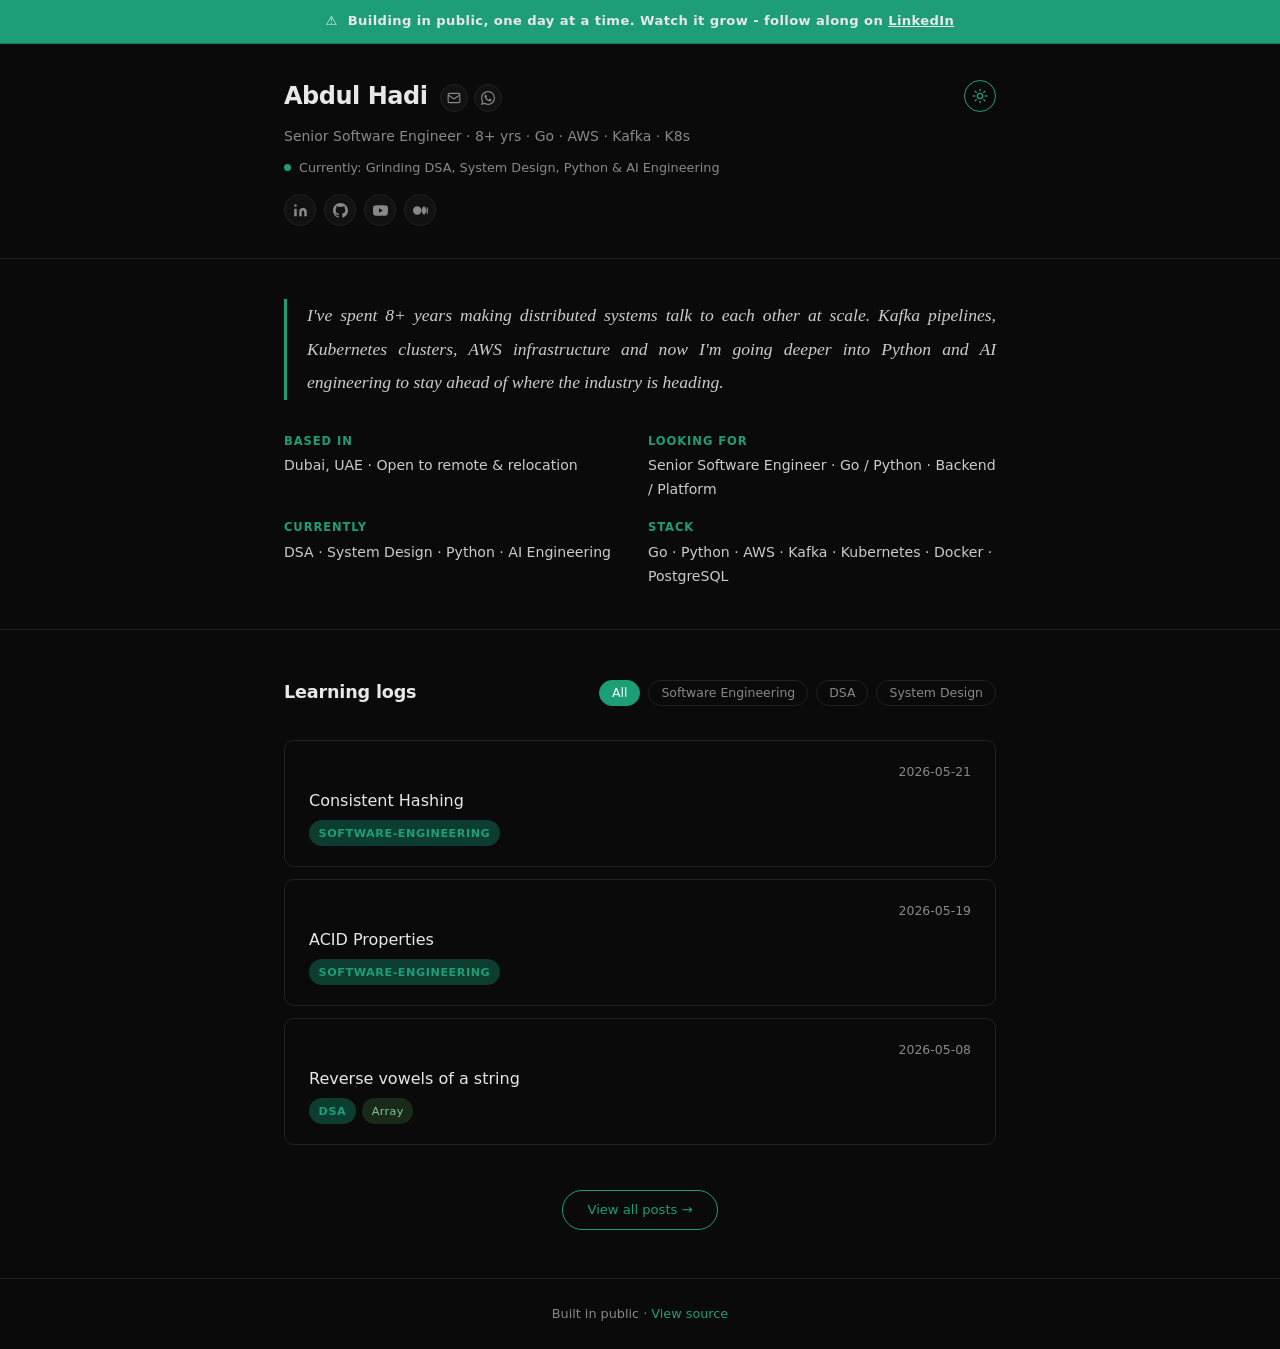
<file: index.html>
<!DOCTYPE html>
<html lang="en">
<head>
  <meta charset="UTF-8" />
  <meta name="viewport" content="width=device-width, initial-scale=1.0"/>
<link rel="icon" href="data:image/svg+xml,<svg xmlns=%22http://www.w3.org/2000/svg%22 viewBox=%220 0 100 100%22><text y=%22.9em%22 font-size=%2290%22>🥷</text></svg>">
  <link rel="sitemap" type="application/xml" href="/sitemap.xml"/>
  <!-- Primary Meta -->
<meta name="description" content="Senior Software Engineer with 8+ years in Go, AWS, Kafka and Kubernetes. Building in public — documenting DSA, System Design, Python and AI Engineering daily." />

<!-- Open Graph / LinkedIn -->
<meta property="og:type" content="website" />
<meta property="og:url" content="https://ahadiwasti.com/" />
<meta property="og:title" content="Abdul Hadi | Senior Software Engineer · Go · AWS · Kafka" />
<meta property="og:description" content="8+ years in distributed systems. Building in public — DSA, System Design, Python and AI Engineering. Based in Dubai, open to remote and relocation." />
<meta property="og:image" content="https://ahadiwasti.com/assets/og-image-comp.png" />

<!-- Twitter / X -->
<meta name="twitter:card" content="summary_large_image" />
<meta name="twitter:title" content="Abdul Hadi | Senior Software Engineer · Go · AWS · Kafka" />
<meta name="twitter:description" content="8+ years in distributed systems. Building in public — DSA, System Design, Python and AI Engineering." />
  <title>Abdul Hadi | Senior Software Engineer</title>
  <link rel="stylesheet" href="assets/css/style.css" />
  <script async src="https://www.googletagmanager.com/gtag/js?id=G-XXXXXXXXXX"></script>
<script>
  window.dataLayer = window.dataLayer || [];
  function gtag(){dataLayer.push(arguments);}
  gtag('js', new Date());
  gtag('config', 'G-K5YWBM1N73');
</script>
</head>
<body>
<div class="banner">
  ⚠️ &nbsp;Building in public, one day at a time. Watch it grow - follow along on 
  <a href="https://linkedin.com/in/ahadiwasti" target="_blank" style="color:#e8e8e8; text-decoration:underline;">LinkedIn</a>
</div>

<header>
  <div class="header-inner">
    <div class="header-top">
      <div class="identity">
         <div class="name-row">
    <h1>Abdul Hadi</h1>
    <div class="contact-pills">
      <a href="mailto:ahadiwasti@gmail.com" class="pill" title="Email">
        <svg width="14" height="14" viewBox="0 0 24 24" fill="none" stroke="currentColor" stroke-width="2"><rect x="2" y="4" width="20" height="16" rx="2"/><path d="m22 7-8.97 5.7a1.94 1.94 0 0 1-2.06 0L2 7"/></svg>
      </a>
      <a href="https://wa.me/971581987465" target="_blank" class="pill" title="WhatsApp">
        <svg width="14" height="14" viewBox="0 0 24 24" fill="currentColor"><path d="M17.472 14.382c-.297-.149-1.758-.867-2.03-.967-.273-.099-.471-.148-.67.15-.197.297-.767.966-.94 1.164-.173.199-.347.223-.644.075-.297-.15-1.255-.463-2.39-1.475-.883-.788-1.48-1.761-1.653-2.059-.173-.297-.018-.458.13-.606.134-.133.298-.347.446-.52.149-.174.198-.298.298-.497.099-.198.05-.371-.025-.52-.075-.149-.669-1.612-.916-2.207-.242-.579-.487-.5-.669-.51-.173-.008-.371-.01-.57-.01-.198 0-.52.074-.792.372-.272.297-1.04 1.016-1.04 2.479 0 1.462 1.065 2.875 1.213 3.074.149.198 2.096 3.2 5.077 4.487.709.306 1.262.489 1.694.625.712.227 1.36.195 1.871.118.571-.085 1.758-.719 2.006-1.413.248-.694.248-1.289.173-1.413-.074-.124-.272-.198-.57-.347m-5.421 7.403h-.004a9.87 9.87 0 0 1-5.031-1.378l-.361-.214-3.741.982.998-3.648-.235-.374a9.86 9.86 0 0 1-1.51-5.26c.001-5.45 4.436-9.884 9.888-9.884 2.64 0 5.122 1.03 6.988 2.898a9.825 9.825 0 0 1 2.893 6.994c-.003 5.45-4.437 9.884-9.885 9.884m8.413-18.297A11.815 11.815 0 0 0 12.05 0C5.495 0 .16 5.335.157 11.892c0 2.096.547 4.142 1.588 5.945L.057 24l6.305-1.654a11.882 11.882 0 0 0 5.683 1.448h.005c6.554 0 11.89-5.335 11.893-11.893a11.821 11.821 0 0 0-3.48-8.413z"/></svg>
      </a>
    </div>
  </div>
  <p class="tagline">Senior Software Engineer · 8+ yrs · Go · AWS · Kafka · K8s</p>
  <p class="status">
    <span class="dot"></span>
    Currently: Grinding DSA, System Design, Python & AI Engineering
  </p>
  <div class="socials">
    <!-- LinkedIn -->
    <a href="https://linkedin.com/in/ahadiwasti" target="_blank" class="social-pill" title="LinkedIn">
      <svg width="15" height="15" viewBox="0 0 24 24" fill="currentColor"><path d="M16 8a6 6 0 0 1 6 6v7h-4v-7a2 2 0 0 0-2-2 2 2 0 0 0-2 2v7h-4v-7a6 6 0 0 1 6-6zM2 9h4v12H2z"/><circle cx="4" cy="4" r="2"/></svg>
    </a>
    <!-- GitHub -->
    <a href="https://github.com/ahadiwasti" target="_blank" class="social-pill" title="GitHub">
      <svg width="15" height="15" viewBox="0 0 24 24" fill="currentColor"><path d="M12 0c-6.626 0-12 5.373-12 12 0 5.302 3.438 9.8 8.207 11.387.599.111.793-.261.793-.577v-2.234c-3.338.726-4.033-1.416-4.033-1.416-.546-1.387-1.333-1.756-1.333-1.756-1.089-.745.083-.729.083-.729 1.205.084 1.839 1.237 1.839 1.237 1.07 1.834 2.807 1.304 3.492.997.107-.775.418-1.305.762-1.604-2.665-.305-5.467-1.334-5.467-5.931 0-1.311.469-2.381 1.236-3.221-.124-.303-.535-1.524.117-3.176 0 0 1.008-.322 3.301 1.23A11.509 11.509 0 0 1 12 5.803c1.02.005 2.047.138 3.006.404 2.291-1.552 3.297-1.23 3.297-1.23.653 1.653.242 2.874.118 3.176.77.84 1.235 1.911 1.235 3.221 0 4.609-2.807 5.624-5.479 5.921.43.372.823 1.102.823 2.222v3.293c0 .319.192.694.801.576C20.566 21.797 24 17.3 24 12c0-6.627-5.373-12-12-12z"/></svg>
    </a>
    <!-- YouTube -->
    <a href="https://youtube.com/@ahadiwasti" target="_blank" class="social-pill" title="YouTube">
      <svg width="15" height="15" viewBox="0 0 24 24" fill="currentColor"><path d="M23.498 6.186a3.016 3.016 0 0 0-2.122-2.136C19.505 3.545 12 3.545 12 3.545s-7.505 0-9.377.505A3.017 3.017 0 0 0 .502 6.186C0 8.07 0 12 0 12s0 3.93.502 5.814a3.016 3.016 0 0 0 2.122 2.136c1.871.505 9.376.505 9.376.505s7.505 0 9.377-.505a3.015 3.015 0 0 0 2.122-2.136C24 15.93 24 12 24 12s0-3.93-.502-5.814zM9.545 15.568V8.432L15.818 12l-6.273 3.568z"/></svg>
    </a>
    <!-- Instagram -->
    <!-- <a href="https://instagram.com/ahadiwasti" target="_blank" class="social-pill" title="Instagram">
      <svg width="15" height="15" viewBox="0 0 24 24" fill="currentColor"><path d="M12 2.163c3.204 0 3.584.012 4.85.07 3.252.148 4.771 1.691 4.919 4.919.058 1.265.069 1.645.069 4.849 0 3.205-.012 3.584-.069 4.849-.149 3.225-1.664 4.771-4.919 4.919-1.266.058-1.644.07-4.85.07-3.204 0-3.584-.012-4.849-.07-3.26-.149-4.771-1.699-4.919-4.92-.058-1.265-.07-1.644-.07-4.849 0-3.204.013-3.583.07-4.849.149-3.227 1.664-4.771 4.919-4.919 1.266-.057 1.645-.069 4.849-.069zM12 0C8.741 0 8.333.014 7.053.072 2.695.272.273 2.69.073 7.052.014 8.333 0 8.741 0 12c0 3.259.014 3.668.072 4.948.2 4.358 2.618 6.78 6.98 6.98C8.333 23.986 8.741 24 12 24c3.259 0 3.668-.014 4.948-.072 4.354-.2 6.782-2.618 6.979-6.98.059-1.28.073-1.689.073-4.948 0-3.259-.014-3.667-.072-4.947-.196-4.354-2.617-6.78-6.979-6.98C15.668.014 15.259 0 12 0zm0 5.838a6.162 6.162 0 1 0 0 12.324 6.162 6.162 0 0 0 0-12.324zM12 16a4 4 0 1 1 0-8 4 4 0 0 1 0 8zm6.406-11.845a1.44 1.44 0 1 0 0 2.881 1.44 1.44 0 0 0 0-2.881z"/></svg>
    </a> -->
    <!-- TikTok -->
    <!-- <a href="https://tiktok.com/@ahadiwasti" target="_blank" class="social-pill" title="TikTok">
      <svg width="15" height="15" viewBox="0 0 24 24" fill="currentColor"><path d="M19.59 6.69a4.83 4.83 0 0 1-3.77-4.25V2h-3.45v13.67a2.89 2.89 0 0 1-2.88 2.5 2.89 2.89 0 0 1-2.89-2.89 2.89 2.89 0 0 1 2.89-2.89c.28 0 .54.04.79.1V9.01a6.33 6.33 0 0 0-.79-.05 6.34 6.34 0 0 0-6.34 6.34 6.34 6.34 0 0 0 6.34 6.34 6.34 6.34 0 0 0 6.33-6.34V8.69a8.18 8.18 0 0 0 4.78 1.52V6.75a4.85 4.85 0 0 1-1.01-.06z"/></svg>
    </a> -->
    <!-- Medium -->
    <a href="https://medium.com/@ahadiwasti" target="_blank" class="social-pill" title="Medium">
      <svg width="15" height="15" viewBox="0 0 24 24" fill="currentColor"><path d="M13.54 12a6.8 6.8 0 0 1-6.77 6.82A6.8 6.8 0 0 1 0 12a6.8 6.8 0 0 1 6.77-6.82A6.8 6.8 0 0 1 13.54 12zM20.96 12c0 3.54-1.51 6.42-3.38 6.42-1.87 0-3.39-2.88-3.39-6.42s1.52-6.42 3.39-6.42 3.38 2.88 3.38 6.42M24 12c0 3.17-.53 5.75-1.19 5.75-.66 0-1.19-2.58-1.19-5.75s.53-5.75 1.19-5.75C23.47 6.25 24 8.83 24 12z"/></svg>
    </a>
  </div>
      </div>
      <button class="theme-toggle" id="themeToggle" title="Toggle theme">
        <svg id="themeIcon" width="16" height="16" viewBox="0 0 24 24" fill="currentColor">
          <path d="M12 3a6 6 0 0 0 9 9 9 9 0 1 1-9-9z"/>
        </svg>
      </button>
    </div>
  </div>
</header>
  <!-- <header>
    <div class="header-inner">
    <div class="identity">
 
</div>
  <button class="theme-toggle" id="themeToggle" title="Toggle theme">
  <svg id="themeIcon" width="16" height="16" viewBox="0 0 24 24" fill="currentColor">
    <path d="M12 3a6 6 0 0 0 9 9 9 9 0 1 1-9-9z"/>
  </svg>
</button>
    </div>
  
  </header> -->
<section id="about">
  <div class="about-inner">
    <p class="about-hook">
      I've spent 8+ years making distributed systems talk to each other at scale.
      Kafka pipelines, Kubernetes clusters, AWS infrastructure and now I'm going deeper
      into Python and AI engineering to stay ahead of where the industry is heading.
    </p>
    <div class="about-details">
      <div class="about-item">
        <span class="about-label">Based in</span>
        <span>Dubai, UAE · Open to remote & relocation</span>
      </div>
      <div class="about-item">
        <span class="about-label">Looking for</span>
        <span>Senior Software Engineer · Go / Python · Backend / Platform</span>
      </div>
      <div class="about-item">
        <span class="about-label">Currently</span>
        <span>DSA · System Design · Python · AI Engineering</span>
      </div>
      <div class="about-item">
        <span class="about-label">Stack</span>
        <span>Go · Python · AWS · Kafka · Kubernetes · Docker · PostgreSQL</span>
      </div>
    </div>
  </div>
</section>
 <main>
  <section id="blog">
    <div class="section-header">
      <h2>Learning logs</h2>
      <div class="filters"></div>
    </div>
    <div id="posts-list">
      <div class="post-loader">
        <div class="loader-dots">
          <span></span><span></span><span></span>
        </div>
        <p class="loader-text">Loading</p>
      </div>
    </div>
  </section>
</main>
<button class="back-to-top" id="backToTop" title="Back to top">
      <svg width="16" height="16" viewBox="0 0 24 24" fill="none" stroke="currentColor" stroke-width="2" stroke-linecap="round" stroke-linejoin="round">
        <path d="M12 19V5M5 12l7-7 7 7"/>
      </svg>
    </button>
  <footer>
    <p>Built in public · <a href="https://github.com/ahadiwasti/ahadiwasti.github.io" target="_blank">View source</a></p>
  </footer>

  <script src="assets/js/main.js"></script>
  <script src="assets/js/theme.js"></script>
</body>
</html>
</file>
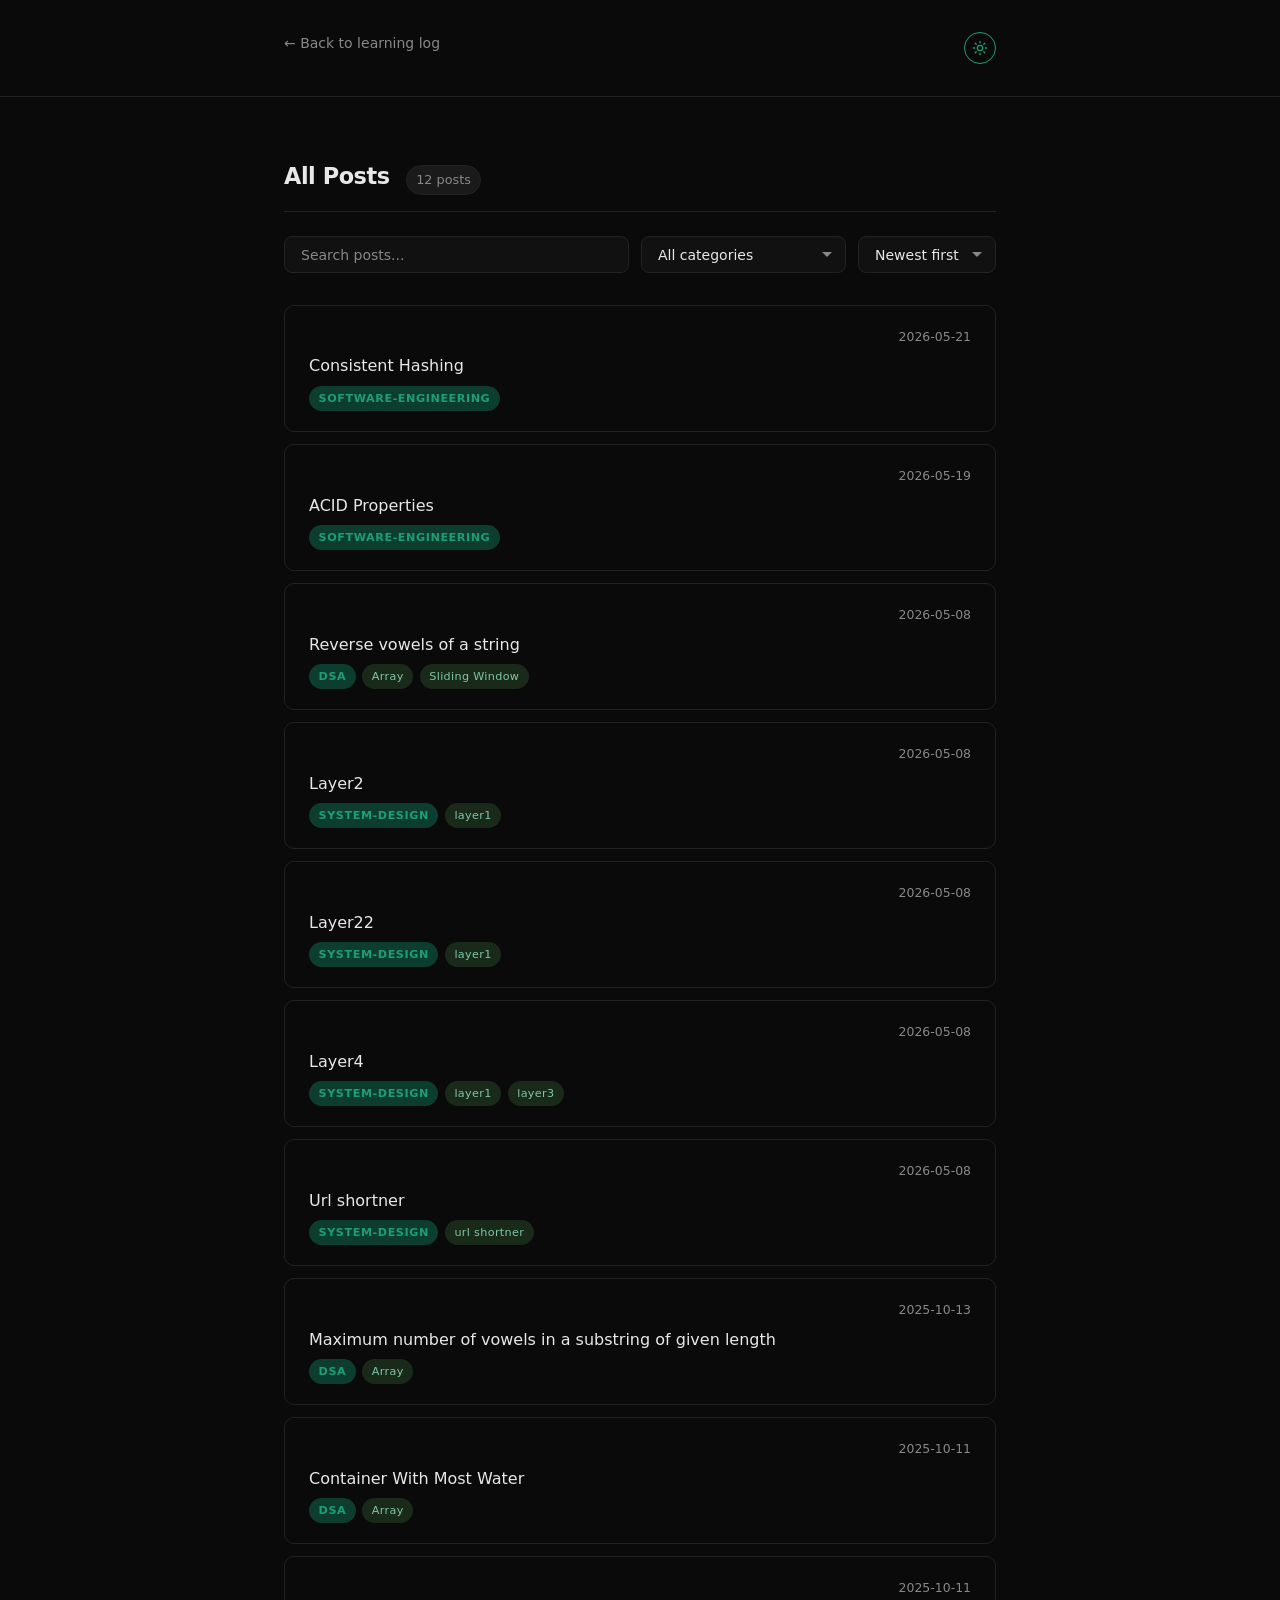
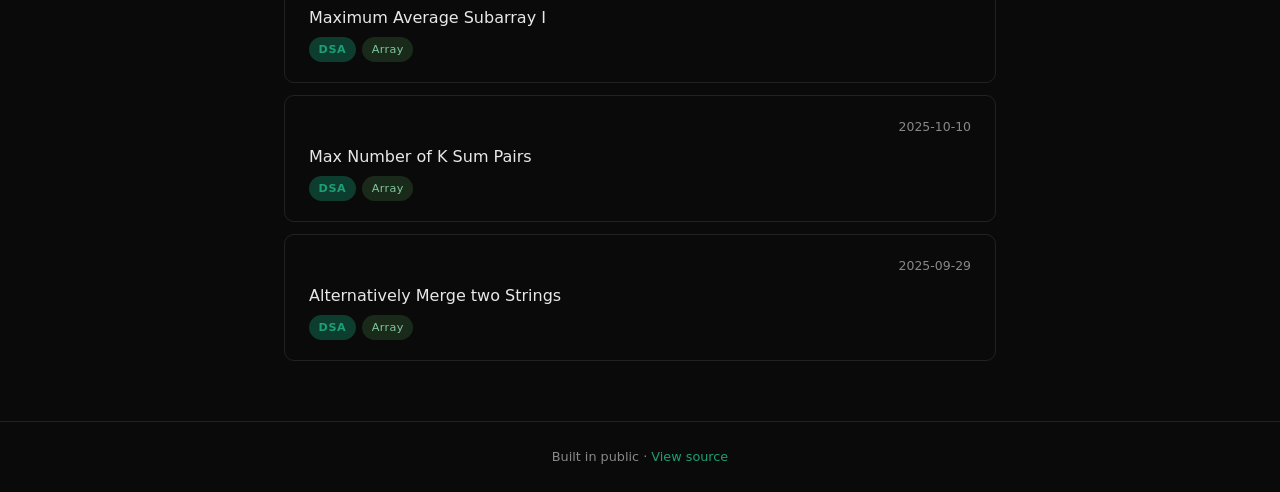
<file: all-posts.html>
<!DOCTYPE html>
<html lang="en">
  <head>
    <meta charset="UTF-8" />
    <meta name="viewport" content="width=device-width, initial-scale=1.0" />
    <title>All Posts — ahadiwasti</title>
    <link rel="stylesheet" href="assets/css/style.css" />
    <link rel="icon" href="data:image/svg+xml,<svg xmlns=%22http://www.w3.org/2000/svg%22 viewBox=%220 0 100 100%22><text y=%22.9em%22 font-size=%2290%22>🥷</text></svg>">
  </head>
  <body>
    <header>
      <div class="header-inner">
        <a href="index.html" class="back">← Back to learning log</a>
        <button class="theme-toggle" id="themeToggle" title="Toggle theme">
          <svg id="themeIcon" width="16" height="16" viewBox="0 0 24 24" fill="currentColor">
            <path d="M12 3a6 6 0 0 0 9 9 9 9 0 1 1-9-9z" />
          </svg>
        </button>
      </div>
    </header>

    <main>
      <div id="filter-breadcrumb" class="post-breadcrumb" style="margin-bottom: 0.75rem;"></div>
      <div class="category-page-header">
        <h2 id="page-title">All Posts</h2>
        <span id="post-count" class="muted-count"></span>
      </div>

      <div class="cat-controls">
        <input type="text" id="search" placeholder="Search posts..." class="search-input"/>
        <select id="category-filter" class="sort-select">
          <option value="all">All categories</option>
        </select>
        <select id="sort" class="sort-select">
          <option value="newest">Newest first</option>
          <option value="oldest">Oldest first</option>
          <option value="alpha">A → Z</option>
        </select>
      </div>

      <div id="all-posts-list">
        <div class="post-loader">
          <div class="loader-dots">
            <span></span><span></span><span></span>
          </div>
          <p class="loader-text">Loading</p>
        </div>
      </div>
    </main>

    <button class="back-to-top" id="backToTop" title="Back to top">
      <svg width="16" height="16" viewBox="0 0 24 24" fill="none" stroke="currentColor" stroke-width="2" stroke-linecap="round" stroke-linejoin="round">
        <path d="M12 19V5M5 12l7-7 7 7"/>
      </svg>
    </button>

    <footer>
      <p>Built in public · <a href="https://github.com/ahadiwasti/ahadiwasti.github.io" target="_blank">View source</a></p>
    </footer>

    <script>
      const params = new URLSearchParams(window.location.search);
      const preselectedCategory = params.get("category") || "all";
      const preselectedSubcategory = params.get("subcategory") || "";
      const preselectedBreadcrumb = params.get("breadcrumb") || "";
      let allPosts = [];

      async function loadAllPosts() {
        const start = Date.now();
        const res = await fetch("blog/posts.json");
        allPosts = await res.json();

        const elapsed = Date.now() - start;
        const remaining = Math.max(0, 1000 - elapsed);
        await new Promise(resolve => setTimeout(resolve, remaining));

        // Populate category dropdown
        const categories = [...new Set(allPosts.map(p => p.category))];
        const catSelect = document.getElementById("category-filter");
        categories.forEach(cat => {
          const opt = document.createElement("option");
          opt.value = cat;
          opt.textContent = cat.replace(/-/g, " ");
          if (cat === preselectedCategory) opt.selected = true;
          catSelect.appendChild(opt);
        });

        // Set page title based on deepest filter applied
        // hierarchy: breadcrumb > subcategory > category
        if (preselectedBreadcrumb) {
          const segments = preselectedBreadcrumb.split("/");
          const deepest = segments[segments.length - 1].replace(/-/g, " ");
          document.getElementById("page-title").textContent = deepest;
          document.title = `${deepest} — ahadiwasti`;
        } else if (preselectedSubcategory) {
          const label = preselectedSubcategory.replace(/-/g, " ");
          document.getElementById("page-title").textContent = label;
          document.title = `${label} — ahadiwasti`;
        } else if (preselectedCategory !== "all") {
          const label = preselectedCategory.replace(/-/g, " ");
          document.getElementById("page-title").textContent = label;
          document.title = `${label} — ahadiwasti`;
        }

        renderAll();

        // Build filter breadcrumb trail
        const breadcrumbEl = document.getElementById("filter-breadcrumb");
        const trail = [];

        if (preselectedCategory !== "all") {
          trail.push({
            label: preselectedCategory.replace(/-/g, " "),
            href: `all-posts.html?category=${encodeURIComponent(preselectedCategory)}`
          });
        }

        if (preselectedSubcategory) {
          trail.push({
            label: preselectedSubcategory.replace(/-/g, " "),
            href: `all-posts.html?category=${encodeURIComponent(preselectedCategory)}&subcategory=${encodeURIComponent(preselectedSubcategory)}`
          });
        }

        if (preselectedBreadcrumb) {
          preselectedBreadcrumb.split("/").forEach((seg, i, arr) => {
            const path = arr.slice(0, i + 1).join("/");
            trail.push({
              label: seg.replace(/-/g, " "),
              href: `all-posts.html?category=${encodeURIComponent(preselectedCategory)}&subcategory=${encodeURIComponent(preselectedSubcategory)}&breadcrumb=${encodeURIComponent(path)}`
            });
          });
        }

        // Last item is current page — not clickable
        // Only show breadcrumb when deeper than top level category
        if (trail.length <= 1) return;
        breadcrumbEl.innerHTML = trail.map((item, i) => {
          if (i === trail.length - 1) {
            return `<span class="bc-current">${item.label}</span>`;
          }
          return `<a href="${item.href}" class="bc-item">${item.label}</a><span class="bc-sep">/</span>`;
        }).join("");
      }

      function matchesFilter(post) {
        // Category filter — if set, post must match
        if (preselectedCategory !== "all" && post.category !== preselectedCategory) {
          return false;
        }

        // Subcategory filter — if set, post must match
        if (preselectedSubcategory && post.subcategory !== preselectedSubcategory) {
          return false;
        }

        // Breadcrumb filter — if set, post breadcrumb must START WITH the filter path
        // This makes it inclusive: filtering by "layer3" shows layer3 AND anything deeper
        if (preselectedBreadcrumb) {
          const postBreadcrumb = post.breadcrumb || "";
          if (!postBreadcrumb.startsWith(preselectedBreadcrumb)) {
            return false;
          }
        }

        return true;
      }

      function renderAll() {
        const query = document.getElementById("search").value.toLowerCase();
        const catFilter = document.getElementById("category-filter").value;
        const sort = document.getElementById("sort").value;

        let filtered = allPosts
          .filter(p => matchesFilter(p))
          .filter(p => catFilter === "all" || p.category === catFilter)
          .filter(p => p.title.toLowerCase().includes(query));

        if (sort === "newest") filtered.sort((a, b) => new Date(b.date) - new Date(a.date));
        if (sort === "oldest") filtered.sort((a, b) => new Date(a.date) - new Date(b.date));
        if (sort === "alpha") filtered.sort((a, b) => a.title.localeCompare(b.title));

        document.getElementById("post-count").textContent =
          `${filtered.length} post${filtered.length !== 1 ? "s" : ""}`;

        const container = document.getElementById("all-posts-list");
        container.innerHTML = "";

        if (filtered.length === 0) {
          container.innerHTML = "<p class='empty'>No posts found.</p>";
          return;
        }

        filtered.forEach(post => {
          const a = document.createElement("a");
          a.className = "post-card";
          a.href = `post.html?url=${encodeURIComponent(post.url)}`;
          a.innerHTML = `
            <div class="post-meta">
              <span class="date">${post.date}</span>
            </div>
            <h3>${post.title}</h3>
            <div class="post-tags">
              <span class="tag">${post.category}</span>
              ${post.subcategory ? `<span class="subtag">${post.subcategory.replace(/-/g, " ")}</span>` : ""}
              ${post.breadcrumb ? post.breadcrumb.split("/").map(b => `<span class="subtag">${b.replace(/-/g, " ")}</span>`).join("") : ""}
            </div>
          `;
          container.appendChild(a);
        });
      }

      document.getElementById("search").addEventListener("input", renderAll);
      document.getElementById("category-filter").addEventListener("change", renderAll);
      document.getElementById("sort").addEventListener("change", renderAll);

      loadAllPosts().catch(() => {
        document.getElementById("all-posts-list").innerHTML = "<p class='empty'>Could not load posts.</p>";
      });
    </script>
    <script src="assets/js/theme.js"></script>
  </body>
</html>
</file>
<file: assets/css/style.css>
*, *::before, *::after {
  box-sizing: border-box;
  margin: 0;
  padding: 0;
}

:root {
  --bg: #0a0a0a;
  --bg2: #111111;
  --bg3: #1a1a1a;
  --border: #222222;
  --text: #e8e8e8;
  --muted: #888888;
  --accent: #1D9E75;
  --accent2: #16785a;
  --font: 'Inter', system-ui, -apple-system, sans-serif;
}

html {
  scroll-behavior: smooth;
}

body {
  background: var(--bg);
  color: var(--text);
  font-family: var(--font);
  font-size: 16px;
  line-height: 1.7;
  min-height: 100vh;
}

/* ── Banner ── */
.banner {
  background:var(--accent);
  color: var(--text);
  text-align: center;
  font-size: 0.82rem;
  font-weight: 600;
  padding: 0.65rem 1rem;
  letter-spacing: 0.03em;
  border-bottom: 1px solid var(--accent2);
  width: 100%;
}
a {
  color: var(--accent);
  text-decoration: none;
  transition: color 0.2s;
}

a:hover {
  color: var(--accent2);
}

/* ── Header ── */

header {
  border-bottom: 1px solid var(--border);
  padding: 2rem 0;
}

.header-inner {
  max-width: 760px;
  margin: 0 auto;
  padding: 0 1.5rem;
  display: flex;
  justify-content: space-between;
  align-items: flex-start;
  gap: 2rem;
  flex-wrap: wrap;
}
/* ── About ── */

#about {
  border-bottom: 1px solid var(--border);
  padding: 2.5rem 0;
}

.about-inner {
  max-width: 760px;
  margin: 0 auto;
  padding: 0 1.5rem;
}

.about-hook {
  font-family: 'Playfair Display', Georgia, serif;
  font-style: italic;
  font-size: 1.1rem;
  color: #cccccc;
  line-height: 1.9;
  margin-bottom: 2rem;
  border-left: 3px solid var(--accent);
  padding-left: 1.25rem;
  text-align: justify;
}

.about-details {
  display: grid;
  grid-template-columns: 1fr 1fr;
  gap: 1rem;
}

.about-item {
  display: flex;
  flex-direction: column;
  gap: 0.2rem;
}

.about-label {
  font-size: 0.72rem;
  text-transform: uppercase;
  letter-spacing: 0.08em;
  color: var(--accent);
  font-weight: 600;
}

.about-item span:last-child {
  font-size: 0.88rem;
  color: #cccccc;
}

@media (max-width: 600px) {
  .about-details {
    grid-template-columns: 1fr;
  }
}
.identity h1 {
  font-size: 1.5rem;
  font-weight: 700;
  letter-spacing: -0.02em;
  color: var(--text);
  margin-bottom: 0.25rem;
}

.tagline {
  font-size: 0.875rem;
  color: var(--muted);
  margin-bottom: 0.5rem;
}

.status {
  font-size: 0.8rem;
  color: var(--muted);
  display: flex;
  align-items: center;
  gap: 0.5rem;
}

.dot {
  width: 7px;
  height: 7px;
  border-radius: 50%;
  background: var(--accent);
  display: inline-block;
  animation: pulse 2s infinite;
  flex-shrink: 0;
}

@keyframes pulse {
  0%, 100% { opacity: 1; }
  50% { opacity: 0.3; }
}

nav {
  display: flex;
  gap: 1.5rem;
  align-items: center;
  flex-wrap: wrap;
}

nav a {
  font-size: 0.875rem;
  color: var(--muted);
  font-weight: 500;
  transition: color 0.2s;
}

nav a:hover {
  color: var(--text);
}

.back {
  font-size: 0.875rem;
  color: var(--muted);
}

.back:hover {
  color: var(--text);
}

/* ── Main ── */

main {
  max-width: 760px;
  margin: 0 auto;
  padding: 3rem 1.5rem;
}

/* ── Section header ── */

.section-header {
  display: flex;
  justify-content: space-between;
  align-items: center;
  margin-bottom: 2rem;
  flex-wrap: wrap;
  gap: 1rem;
}

.section-header h2 {
  font-size: 1.1rem;
  font-weight: 600;
  color: var(--text);
  letter-spacing: -0.01em;
}

/* ── Filters ── */

.filters {
  display: flex;
  gap: 0.5rem;
  flex-wrap: wrap;
}

.filter {
  background: none;
  border: 1px solid var(--border);
  color: var(--muted);
  font-size: 0.78rem;
  padding: 0.3rem 0.75rem;
  border-radius: 999px;
  cursor: pointer;
  transition: all 0.2s;
  font-family: var(--font);
}

.filter:hover {
  border-color: var(--accent);
  color: var(--accent);
}

.filter.active {
  background: var(--accent);
  border-color: var(--accent);
  color: #fff;
}

/* ── Post cards ── */

#posts-list {
  display: flex;
  flex-direction: column;
  gap: 1px;
}

.post-card {
  display: block;
  background: var(--bg);
  border: 1px solid var(--border);
  border-radius: 10px;
  padding: 1.25rem 1.5rem;
  margin-bottom: 0.75rem;
  transition: border-color 0.2s, background 0.2s;
  text-decoration: none;
  color: var(--text);
}

.post-card:hover {
  border-color: var(--accent);
  background: var(--bg2);
}

.post-card h3 {
  font-size: 1rem;
  font-weight: 500;
  line-height: 1.4;
  color: var(--text);
}

.post-meta {
  display: flex;
  align-items: center;
  gap: 0.5rem;
  margin-bottom: 0.5rem;
  flex-wrap: wrap;
}

.tag {
  font-size: 0.7rem;
  font-weight: 600;
  letter-spacing: 0.05em;
  text-transform: uppercase;
  background: #0d3d2e;
  color: var(--accent);
  padding: 0.2rem 0.6rem;
  border-radius: 999px;
}
.subtag {
  font-size: 0.7rem;
  font-weight: 500;
  letter-spacing: 0.03em;
  background: #1a2a1a;
  color: #7ec8a0;
  padding: 0.2rem 0.6rem;
  border-radius: 999px;
}
.date {
  font-size: 0.78rem;
  color: var(--muted);
  margin-left: auto;
}

.post-card h3 {
  font-size: 1rem;
  font-weight: 500;
  line-height: 1.4;
}

.post-card h3 a {
  color: var(--text);
}

.post-card h3 a:hover {
  color: var(--accent);
}

.yt-link {
  display: inline-block;
  margin-top: 0.5rem;
  font-size: 0.8rem;
  color: var(--muted);
}

.yt-link:hover {
  color: var(--accent);
}

.empty {
  color: var(--muted);
  font-size: 0.9rem;
  padding: 1rem 0;
}

/* ── Blog post (article) ── */

article#post-content {
  max-width: 680px;
}

article#post-content h1 {
  font-size: 1.75rem;
  font-weight: 700;
  letter-spacing: -0.02em;
  margin-bottom: 0.5rem;
  line-height: 1.3;
}

article#post-content h2 {
  font-size: 1.2rem;
  font-weight: 600;
  margin: 2rem 0 0.75rem;
  color: var(--text);
}

article#post-content h3 {
  font-size: 1rem;
  font-weight: 600;
  margin: 1.5rem 0 0.5rem;
}

article#post-content p {
  color: #cccccc;
  margin-bottom: 1rem;
}

article#post-content ul,
article#post-content ol {
  padding-left: 1.5rem;
  margin-bottom: 1rem;
  color: #cccccc;
}

article#post-content li {
  margin-bottom: 0.4rem;
}

article#post-content code {
  background: var(--bg3);
  color: var(--accent);
  font-size: 0.85em;
  padding: 0.15em 0.4em;
  border-radius: 4px;
  font-family: 'Fira Code', 'Courier New', monospace;
}

article#post-content pre {
  background: var(--bg3);
  border: 1px solid var(--border);
  border-radius: 8px;
  padding: 1.25rem;
  overflow-x: auto;
  margin-bottom: 1.5rem;
}

article#post-content pre code {
  background: none;
  padding: 0;
  color: var(--text);
  font-size: 0.875rem;
}

article#post-content blockquote {
  border-left: 3px solid var(--accent);
  padding-left: 1rem;
  color: var(--muted);
  margin: 1.5rem 0;
  font-style: italic;
}

article#post-content iframe {
  width: 100%;
  aspect-ratio: 16/9;
  border: none;
  border-radius: 8px;
  margin: 1.5rem 0;
}

article#post-content strong {
  color: var(--text);
  font-weight: 600;
}

article#post-content a {
  text-decoration: underline;
  text-underline-offset: 3px;
}

article#post-content hr {
  border: none;
  border-top: 1px solid var(--border);
  margin: 2rem 0;
}

/* ── Footer ── */

footer {
  border-top: 1px solid var(--border);
  padding: 1.5rem 0;
  text-align: center;
}

footer p {
  font-size: 0.8rem;
  color: var(--muted);
}

/* ── All Posts page controls ── */

.cat-controls {
  display: flex;
  gap: 0.75rem;
  margin-bottom: 2rem;
  flex-wrap: wrap;
  align-items: center;
}

.search-input {
  flex: 1;
  background: var(--bg2);
  border: 1px solid var(--border);
  color: var(--text);
  font-family: var(--font);
  font-size: 0.875rem;
  padding: 0.6rem 1rem;
  border-radius: 8px;
  outline: none;
  transition: border-color 0.2s;
  min-width: 200px;
}

.search-input:focus {
  border-color: var(--accent);
}

.search-input::placeholder {
  color: var(--muted);
}

.sort-select {
  background: var(--bg2);
  border: 1px solid var(--border);
  color: var(--text);
  font-family: var(--font);
  font-size: 0.875rem;
  padding: 0.6rem 1rem;
  border-radius: 8px;
  outline: none;
  cursor: pointer;
  transition: border-color 0.2s;
  appearance: none;
  background-image: url("data:image/svg+xml,%3Csvg xmlns='http://www.w3.org/2000/svg' width='12' height='12' viewBox='0 0 12 12'%3E%3Cpath fill='%23888' d='M6 8L1 3h10z'/%3E%3C/svg%3E");
  background-repeat: no-repeat;
  background-position: right 0.75rem center;
  padding-right: 2.25rem;
}

.sort-select:focus {
  border-color: var(--accent);
}

.sort-select option {
  background: var(--bg2);
  color: var(--text);
}

.category-page-header {
  display: flex;
  align-items: baseline;
  gap: 1rem;
  margin-bottom: 1.5rem;
  padding-bottom: 1rem;
  border-bottom: 1px solid var(--border);
}

.category-page-header h2 {
  font-size: 1.4rem;
  font-weight: 700;
  letter-spacing: -0.02em;
}

.muted-count {
  font-size: 0.8rem;
  color: var(--muted);
  background: var(--bg3);
  padding: 0.2rem 0.6rem;
  border-radius: 999px;
  border: 1px solid var(--border);
}

.view-all-wrap {
  margin-top: 2rem;
  text-align: center;
}

.view-all-btn {
  display: inline-block;
  font-size: 0.82rem;
  color: var(--accent);
  border: 1px solid var(--accent);
  padding: 0.5rem 1.5rem;
  border-radius: 999px;
  transition: all 0.2s;
  font-weight: 500;
}

.view-all-btn:hover {
  background: var(--accent);
  color: #fff;
}
.post-card-link {
  display: block;
  text-decoration: none;
  color: var(--text);
}
/* ── Name row with contact pills ── */

.name-row {
  display: flex;
  align-items: center;
  gap: 0.75rem;
  flex-wrap: wrap;
  margin-bottom: 0.25rem;
}

.contact-pills {
  display: flex;
  gap: 0.4rem;
  align-items: center;
}

.pill {
  display: flex;
  align-items: center;
  justify-content: center;
  width: 28px;
  height: 28px;
  border-radius: 999px;
  border: 1px solid var(--border);
  color: var(--muted);
  transition: all 0.2s;
  background: var(--bg2);
}

.pill:hover {
  border-color: var(--accent);
  color: var(--accent);
  background: #0d3d2e;
}

/* ── Socials row ── */

.socials {
  display: flex;
  gap: 0.5rem;
  flex-wrap: wrap;
  margin-top: 1rem;
}

.social-pill {
  display: flex;
  align-items: center;
  justify-content: center;
  width: 32px;
  height: 32px;
  color: var(--muted);
  border: 1px solid var(--border);
  border-radius: 999px;
  background: var(--bg2);
  transition: all 0.2s;
}
.post-tags {
  display: flex;
  gap: 0.4rem;
  margin-top: 0.5rem;
  flex-wrap: wrap;
}

.social-pill:hover {
  color: var(--accent);
  border-color: var(--accent);
  background: #0d3d2e;
}

/* ── Post breadcrumb ── */

.post-breadcrumb {
  display: flex;
  align-items: center;
  gap: 0.35rem;
  margin-bottom: 0.75rem;
  flex-wrap: wrap;
}

.bc-item {
  font-size: 0.8rem;
  color: var(--accent);
  font-weight: 500;
}

.bc-sep {
  font-size: 0.8rem;
  color: var(--muted);
}

.bc-current {
  font-size: 0.8rem;
  color: var(--muted);
}

.post-dates {
  font-size: 0.78rem;
  color: var(--muted);
  margin-bottom: 2rem;
}

.updated {
  color: var(--muted);
}

.post-body h1 {
  font-size: 1.75rem;
  font-weight: 700;
  letter-spacing: -0.02em;
  margin-bottom: 1.5rem;
  line-height: 1.3;
}

.post-body h2 {
  font-size: 1.2rem;
  font-weight: 600;
  margin: 2rem 0 0.75rem;
}

.post-body h3 {
  font-size: 1rem;
  font-weight: 600;
  margin: 1.5rem 0 0.5rem;
}

.post-body p {
  color: #cccccc;
  margin-bottom: 1rem;
}

.post-body ul, .post-body ol {
  padding-left: 1.5rem;
  margin-bottom: 1rem;
  color: #cccccc;
}

.post-body li {
  margin-bottom: 0.4rem;
}

.post-body code {
  background: var(--bg3);
  color: var(--accent);
  font-size: 0.85em;
  padding: 0.15em 0.4em;
  border-radius: 4px;
  font-family: 'Fira Code', 'Courier New', monospace;
}

.post-body pre {
  background: var(--bg3);
  border: 1px solid var(--border);
  border-radius: 8px;
  padding: 1.25rem;
  overflow-x: auto;
  margin-bottom: 1.5rem;
}

.post-body pre code {
  background: none;
  padding: 0;
  color: var(--text);
  font-size: 0.875rem;
}

.post-body blockquote {
  border-left: 3px solid var(--accent);
  padding-left: 1rem;
  color: var(--muted);
  margin: 1.5rem 0;
  font-style: italic;
}

.post-body iframe {
  width: 100%;
  aspect-ratio: 16/9;
  border: none;
  border-radius: 8px;
  margin: 1.5rem 0;
}

.post-body strong {
  color: var(--text);
  font-weight: 600;
}

.post-body hr {
  border: none;
  border-top: 1px solid var(--border);
  margin: 2rem 0;
}

.bc-item {
  font-size: 0.8rem;
  color: var(--accent);
  font-weight: 500;
  text-decoration: none;
  transition: color 0.2s;
}

.bc-item:hover {
  color: #fff;
}

/* ── Theme toggle ── */

.theme-toggle {
  background: none;
  border: 1px solid var(--border);
  color: var(--muted);
  width: 32px;
  height: 32px;
  border-radius: 999px;
  cursor: pointer;
  display: flex;
  align-items: center;
  justify-content: center;
  transition: all 0.2s;
  flex-shrink: 0;
}

.theme-toggle:hover {
  border-color: var(--accent);

}
body:not(.light) .theme-toggle {
  border-color: #1D9E75;
  animation: glow-beat 2s infinite;
}
body.light .theme-toggle {
  border-color: #1D9E75;
  animation: glow-beat 2s infinite;
}
@keyframes glow-beat {
  0%, 100% {
    box-shadow: 0 0 4px #1D9E75, 0 0 8px #1D9E75;
    opacity: 1;
  }
  50% {
    box-shadow: 0 0 10px #1D9E75, 0 0 20px #1D9E75;
    opacity: 0.7;
  }
}
/* ── Back to top ── */

.back-to-top {
  position: fixed;
  bottom: 2rem;
  right: 2rem;
  width: 40px;
  height: 40px;
  border-radius: 999px;
  background: var(--bg2);
  border: 1px solid var(--accent);
  color: var(--accent);
  cursor: pointer;
  display: flex;
  align-items: center;
  justify-content: center;
  opacity: 0;
  visibility: hidden;
  transition: all 0.3s;
  z-index: 999;
  box-shadow: 0 0 10px rgba(29, 158, 117, 0.3);
}

.back-to-top.visible {
  opacity: 1;
  visibility: visible;
}

.back-to-top:hover {
  background: var(--accent);
  color: #fff;
  box-shadow: 0 0 16px rgba(29, 158, 117, 0.6);
}
/* ── Post loader ── */

.post-loader {
  display: flex;
  flex-direction: column;
  align-items: center;
  justify-content: center;
  padding: 4rem 0;
  gap: 1rem;
}

.loader-dots {
  display: flex;
  gap: 0.5rem;
}

.loader-dots span {
  width: 8px;
  height: 8px;
  border-radius: 50%;
  background: var(--accent);
  animation: loader-bounce 1.4s infinite ease-in-out;
}

.loader-dots span:nth-child(1) { animation-delay: 0s; }
.loader-dots span:nth-child(2) { animation-delay: 0.2s; }
.loader-dots span:nth-child(3) { animation-delay: 0.4s; }

@keyframes loader-bounce {
  0%, 80%, 100% {
    transform: scale(0.6);
    opacity: 0.3;
  }
  40% {
    transform: scale(1);
    opacity: 1;
  }
}

.loader-text {
  font-size: 0.82rem;
  color: var(--muted);
  letter-spacing: 0.1em;
  font-family: 'DM Mono', monospace;
  animation: loader-text-pulse 1.4s infinite;
}

@keyframes loader-text-pulse {
  0%, 100% { opacity: 0.4; }
  50% { opacity: 1; }
}
/* ── Light theme ── */

body.light {
  --bg: #ffffff;
  --bg2: #f5f5f5;
  --bg3: #ebebeb;
  --border: #dddddd;
  --text: #111111;
  --muted: #444444;
  --accent: #1D9E75;
  --accent2: #16785a;
}

body.light .tagline,
body.light .status,
body.light .about-hook,
body.light .about-item span:last-child,
body.light .post-card h3,
body.light article#post-content p,
body.light .post-body p,
body.light footer p {
  color: #222222;
}

body.light .tag {
  background: #e6f4ef;
  color: #1a7a5a;
}

body.light .subtag {
  background: #edf7f3;
  color: #2a8a68;
}

body.light .theme-toggle {
  border-color: #cccccc;
  color: #111111;
}

body.light .banner {
  background:  var(--accent);
  color: var(--text);
}
/* ── 404 page ── */

.not-found {
  display: flex;
  flex-direction: column;
  align-items: center;
  justify-content: center;
  text-align: center;
  padding: 6rem 1.5rem;
  gap: 1rem;
}

.not-found-code {
  font-size: 8rem;
  font-weight: 800;
  line-height: 1;
  color: var(--border);
  letter-spacing: -0.04em;
}

.not-found-title {
  font-size: 1.5rem;
  font-weight: 700;
  color: var(--text);
}

.not-found-desc {
  font-size: 0.9rem;
  color: var(--muted);
  max-width: 360px;
}

.not-found-actions {
  display: flex;
  gap: 1rem;
  margin-top: 1rem;
  flex-wrap: wrap;
  justify-content: center;
}

.not-found-btn {
  font-size: 0.85rem;
  font-weight: 500;
  padding: 0.5rem 1.25rem;
  border-radius: 999px;
  border: 1px solid var(--border);
  color: var(--muted);
  transition: all 0.2s;
}

.not-found-btn:hover {
  border-color: var(--accent);
  color: var(--accent);
}

.not-found-btn.primary {
  background: var(--accent);
  border-color: var(--accent);
  color: #fff;
}

.not-found-btn.primary:hover {
  background: var(--accent2);
  border-color: var(--accent2);
}
.header-top {
  display: flex;
  justify-content: space-between;
  align-items: flex-start;
  width: 100%;
  gap: 1rem;
}

.header-top .theme-toggle {
  flex-shrink: 0;
  margin-top: 0.25rem;
}

.post-body img {
  max-width: 100%;
  height: auto;
  border-radius: 8px;
  display: block;
  margin: 1.5rem auto;
}
/* ── Responsive ── */
/* 
@media (max-width: 600px) {
  .header-inner {
    flex-direction: column;
    gap: 1rem;
      position: relative;
  }

   .theme-toggle {
    position: absolute;
    top: 0;
    right: 0;
  }

  .section-header {
    flex-direction: column;
    align-items: flex-start;
  }

  .date {
    margin-left: 0;
  }
} */

/* ── Responsive ── */

@media (max-width: 600px) {
  .header-inner {
    flex-direction: column;
    gap: 1rem;
  }

  .theme-toggle {
    top: 0;
    right: 0;
  }

  .section-header {
    flex-direction: column;
    align-items: flex-start;
    gap: 0.75rem;
  }

  .date {
    margin-left: 0;
  }

  /* About */
  .about-hook {
    font-size: 1rem;
    text-align: left;
    line-height: 1.7;
  }

  .about-details {
    grid-template-columns: 1fr;
  }

  /* Post cards */
  .post-card {
    padding: 1rem 1.1rem;
  }

  .post-meta {
    flex-direction: column;
    align-items: flex-start;
    gap: 0.25rem;
  }

  /* Controls on all-posts page */
  .cat-controls {
    flex-direction: column;
  }

  .search-input {
    min-width: unset;
    width: 100%;
  }

  .sort-select {
    width: 100%;
  }

  /* Main padding */
  main {
    padding: 2rem 1.25rem;
  }

  /* Filters */
  .filters {
    width: 100%;
  }

  /* Banner */
  .banner {
    font-size: 0.78rem;
    padding: 0.5rem 1rem;
  }
 
   .identity h1 {
    font-size: 1.3rem;
  }

  .tagline {
    font-size: 0.78rem;
    line-height: 1.6;
  }

  .status {
    font-size: 0.75rem;
  }
}
</file>
